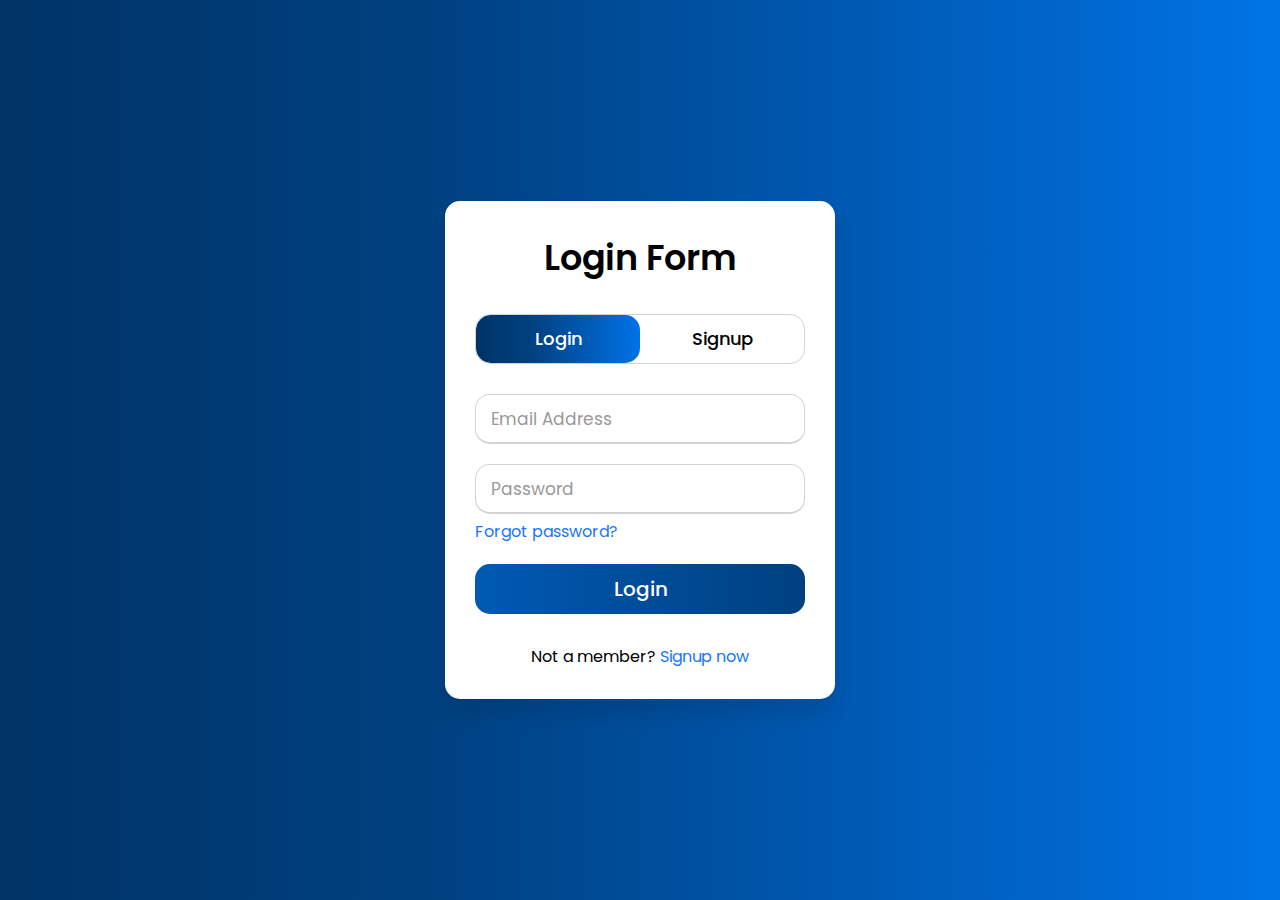
<file: login/login.html>
<html>
    <head>
        <link rel="stylesheet" href="login.css">
    </head>
    <div class="wrapper">
        <div class="title-text">
          <div class="title login">Login Form</div>
          <div class="title signup">Signup Form</div>
        </div>
        <div class="form-container">
          <div class="slide-controls">
            <input type="radio" name="slide" id="login" checked>
            <input type="radio" name="slide" id="signup">
            <label for="login" class="slide login">Login</label>
            <label for="signup" class="slide signup">Signup</label>
            <div class="slider-tab"></div>
          </div>
          <div class="form-inner">
            <form action="#" class="login">
              <div class="field">
                <input type="text" placeholder="Email Address" required>
              </div>
              <div class="field">
                <input type="password" placeholder="Password" required>
              </div>
              <div class="pass-link"><a href="#">Forgot password?</a></div>
              <div class="field btn">
                <div class="btn-layer"></div>
                <input type="submit" value="Login">
              </div>
              <div class="signup-link">Not a member? <a href="">Signup now</a></div>
            </form>
            <form action="#" class="signup">
              <div class="field">
                <input type="text" placeholder="Email Address" required>
              </div>
              <div class="field">
                <input type="password" placeholder="Password" required>
              </div>
              <div class="field">
                <input type="password" placeholder="Confirm password" required>
              </div>
              <div class="field btn">
                <div class="btn-layer"></div>
                <a href="../index.html" class="field btn" style="color: white;font-size: 20px; margin-left: 130px; font-weight: 300px;">Signup</a>
              </div>
            </form>
            
          </div>
        </div>
      </div>
      <script src="login.js"></script> 
</html>
</file>
<file: login/login.css>
@import url('https://fonts.googleapis.com/css?family=Poppins:400,500,600,700&display=swap');
*{
  margin: 0;
  padding: 0;
  box-sizing: border-box;
  font-family: 'Poppins', sans-serif;
}
html,body{
  display: grid;
  height: 100%;
  width: 100%;
  place-items: center;
  background: -webkit-linear-gradient(left, #003366,#004080,#0059b3
, #0073e6);
}
::selection{
  background: #1a75ff;
  color: #fff;
}
.wrapper{
  overflow: hidden;
  max-width: 390px;
  background: #fff;
  padding: 30px;
  border-radius: 15px;
  box-shadow: 0px 15px 20px rgba(0,0,0,0.1);
}
.wrapper .title-text{
  display: flex;
  width: 200%;
}
.wrapper .title{
  width: 50%;
  font-size: 35px;
  font-weight: 600;
  text-align: center;
  transition: all 0.6s cubic-bezier(0.68,-0.55,0.265,1.55);
}


.wrapper .slide-controls{
  position: relative;
  display: flex;
  height: 50px;
  width: 100%;
  overflow: hidden;
  margin: 30px 0 10px 0;
  justify-content: space-between;
  border: 1px solid lightgrey;
  border-radius: 15px;
}
.slide-controls .slide{
  height: 100%;
  width: 100%;
  color: #fff;
  font-size: 18px;
  font-weight: 500;
  text-align: center;
  line-height: 48px;
  cursor: pointer;
  z-index: 1;
  transition: all 0.6s ease;
}
.slide-controls label.signup{
  color: #000;
}
.slide-controls .slider-tab{
  position: absolute;
  height: 100%;
  width: 50%;
  left: 0;
  z-index: 0;
  border-radius: 15px;
  background: -webkit-linear-gradient(left,#003366,#004080,#0059b3
, #0073e6);
  transition: all 0.6s cubic-bezier(0.68,-0.55,0.265,1.55);
}
input[type="radio"]{
  display: none;
}
#signup:checked ~ .slider-tab{
  left: 50%;
}
#signup:checked ~ label.signup{
  color: #fff;
  cursor: default;
  user-select: none;
}
#signup:checked ~ label.login{
  color: #000;
}
#login:checked ~ label.signup{
  color: #000;
}
#login:checked ~ label.login{
  cursor: default;
  user-select: none;
}
.wrapper .form-container{
  width: 100%;
  overflow: hidden;
}
.form-container .form-inner{
  display: flex;
  width: 200%;
}
.form-container .form-inner form{
  width: 50%;
  transition: all 0.6s cubic-bezier(0.68,-0.55,0.265,1.55);
}
.form-inner form .field{
  height: 50px;
  width: 100%;
  margin-top: 20px;
}
.form-inner form .field input{
  height: 100%;
  width: 100%;
  outline: none;
  padding-left: 15px;
  border-radius: 15px;
  border: 1px solid lightgrey;
  border-bottom-width: 2px;
  font-size: 17px;
  transition: all 0.3s ease;
}
.form-inner form .field input:focus{
  border-color: #1a75ff;
  /* box-shadow: inset 0 0 3px #fb6aae; */
}
.form-inner form .field input::placeholder{
  color: #999;
  transition: all 0.3s ease;
}
form .field input:focus::placeholder{
  color: #1a75ff;
}
.form-inner form .pass-link{
  margin-top: 5px;
}
.form-inner form .signup-link{
  text-align: center;
  margin-top: 30px;
}
.form-inner form .pass-link a,
.form-inner form .signup-link a{
  color: #1a75ff;
  text-decoration: none;
}
.form-inner form .pass-link a:hover,
.form-inner form .signup-link a:hover{
  text-decoration: underline;
}
form .btn{
  height: 50px;
  width: 100%;
  border-radius: 15px;
  position: relative;
  overflow: hidden;
}
form .btn .btn-layer{
  height: 100%;
  width: 300%;
  position: absolute;
  left: -100%;
  background: -webkit-linear-gradient(right,#003366,#004080,#0059b3
, #0073e6);
  border-radius: 15px;
  transition: all 0.4s ease;;
}
form .btn:hover .btn-layer{
  left: 0;
}
form .btn input[type="submit"]{
  height: 100%;
  width: 100%;
  z-index: 1;
  position: relative;
  background: none;
  border: none;
  color: #fff;
  padding-left: 0;
  border-radius: 15px;
  font-size: 20px;
  font-weight: 500;
  cursor: pointer;
}
</file>
